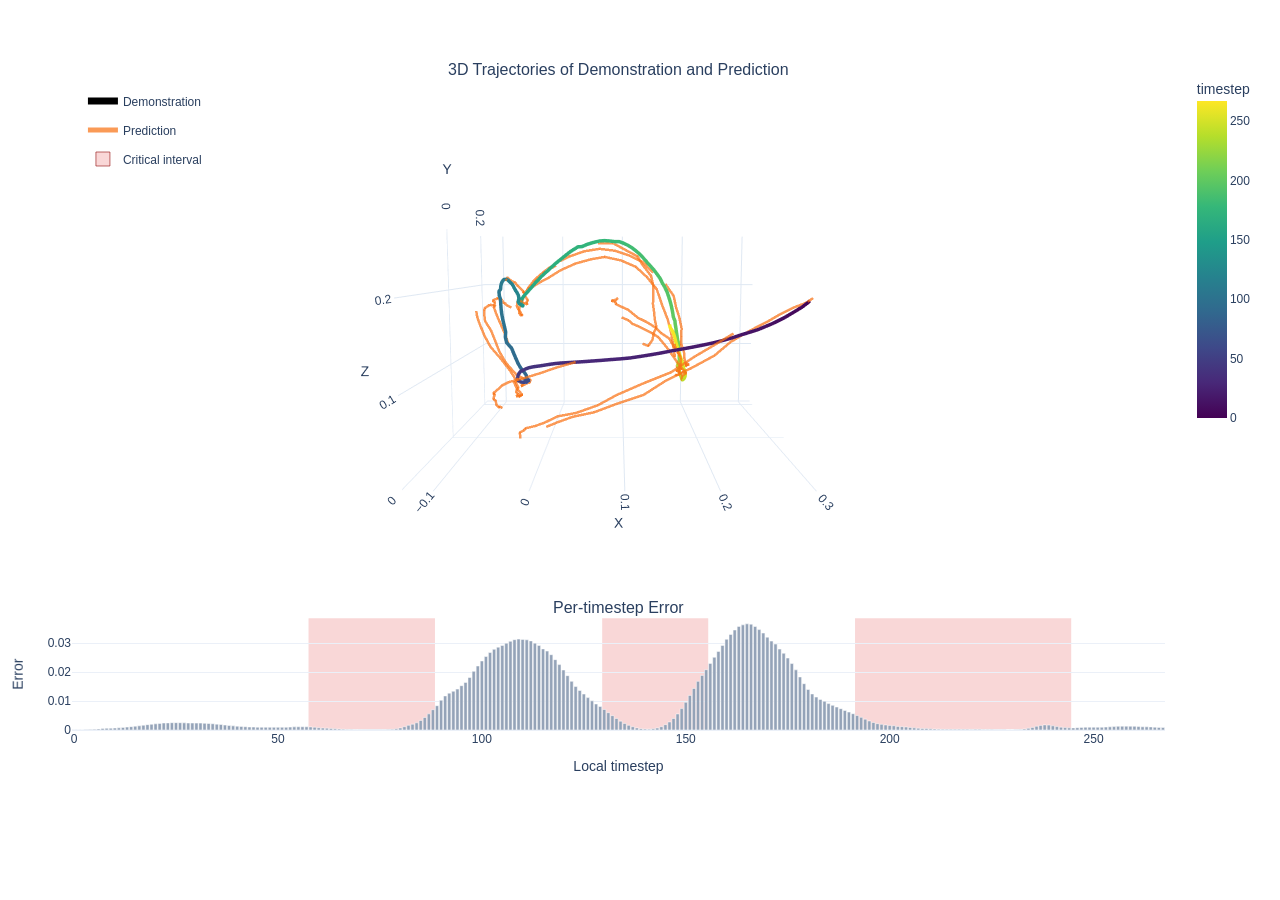
<file: static/html/vis_traj_error.html>
<html>
<head><meta charset="utf-8" /></head>
<body>
    <div>                        <script type="text/javascript">window.PlotlyConfig = {MathJaxConfig: 'local'};</script>
        <script charset="utf-8" src="https://cdn.plot.ly/plotly-2.35.2.min.js"></script>                <div id="trajectory-error-plot" class="plotly-graph-div" style="height:780px; width:100%;"></div>            <script type="text/javascript">                                    window.PLOTLYENV=window.PLOTLYENV || {};                                    if (document.getElementById("trajectory-error-plot")) {                    Plotly.newPlot(                        "trajectory-error-plot",                        [{"customdata":[[0.0,284.0,3.679587052829447e-06],[1.0,285.0,4.817732587980572e-06],[2.0,286.0,2.195970773755107e-05],[3.0,287.0,6.126008520368487e-05],[4.0,288.0,0.00013128187856636941],[5.0,289.0,0.0002347449044464156],[6.0,290.0,0.00037044688360765576],[7.0,291.0,0.0005607715575024486],[8.0,292.0,0.0005941488780081272],[9.0,293.0,0.0006256882916204631],[10.0,294.0,0.0006652774172835052],[11.0,295.0,0.0007554204203188419],[12.0,296.0,0.0008994222735054791],[13.0,297.0,0.0009950880194082856],[14.0,298.0,0.0011493915226310492],[15.0,299.0,0.0013178505469113588],[16.0,300.0,0.0014470198657363653],[17.0,301.0,0.0016497342148795724],[18.0,302.0,0.0018463225569576025],[19.0,303.0,0.001972974743694067],[20.0,304.0,0.0021255360916256905],[21.0,305.0,0.002273418242111802],[22.0,306.0,0.002406246494501829],[23.0,307.0,0.002444150624796748],[24.0,308.0,0.0025238115340471268],[25.0,309.0,0.0025449725799262524],[26.0,310.0,0.002518907655030489],[27.0,311.0,0.002469714032486081],[28.0,312.0,0.0024064036551862955],[29.0,313.0,0.0024073366075754166],[30.0,314.0,0.0023814705200493336],[31.0,315.0,0.002375906566157937],[32.0,316.0,0.0023009437136352062],[33.0,317.0,0.0022334386594593525],[34.0,318.0,0.002153692301362753],[35.0,319.0,0.0020242456812411547],[36.0,320.0,0.001903073862195015],[37.0,321.0,0.0016979256179183722],[38.0,322.0,0.0015414890367537737],[39.0,323.0,0.0014279145980253816],[40.0,324.0,0.0013147688005119562],[41.0,325.0,0.0012320957612246275],[42.0,326.0,0.001135184895247221],[43.0,327.0,0.0010374621488153934],[44.0,328.0,0.00100878591183573],[45.0,329.0,0.000966800085734576],[46.0,330.0,0.0009502054308541119],[47.0,331.0,0.0009466095943935215],[48.0,332.0,0.0009286213899031281],[49.0,333.0,0.0009286766871809959],[50.0,334.0,0.0009297834476456046],[51.0,335.0,0.0009316288051195443],[52.0,336.0,0.0009413327788934112],[53.0,337.0,0.0009949116501957178],[54.0,338.0,0.0010808514198288321],[55.0,339.0,0.001112454803660512],[56.0,340.0,0.001111564808525145],[57.0,341.0,0.0011082231067121029],[58.0,342.0,0.0010649599134922028],[59.0,343.0,0.0009492584504187107],[60.0,344.0,0.0007887805695645511],[61.0,345.0,0.0006781441043131053],[62.0,346.0,0.0006366731249727309],[63.0,347.0,0.0005397010245360434],[64.0,348.0,0.0004148354346398264],[65.0,349.0,0.0003321909171063453],[66.0,350.0,0.00025291478959843516],[67.0,351.0,0.00019780642469413579],[68.0,352.0,0.00016049444093368948],[69.0,353.0,0.00012438085104804486],[70.0,354.0,9.620990749681368e-05],[71.0,355.0,8.482221892336383e-05],[72.0,356.0,6.660423969151452e-05],[73.0,357.0,6.304328417172655e-05],[74.0,358.0,6.720476085320115e-05],[75.0,359.0,7.532360905315727e-05],[76.0,360.0,9.483336179982871e-05],[77.0,361.0,0.00014469239977188408],[78.0,362.0,0.00021843367721885443],[79.0,363.0,0.0003992742276750505],[80.0,364.0,0.0007161685498431325],[81.0,365.0,0.0011354334419593215],[82.0,366.0,0.0016201719408854842],[83.0,367.0,0.001997982617467642],[84.0,368.0,0.0024906329344958067],[85.0,369.0,0.003295719623565674],[86.0,370.0,0.004322120454162359],[87.0,371.0,0.0055679683573544025],[88.0,372.0,0.0070131197571754456],[89.0,373.0,0.00838634092360735],[90.0,374.0,0.010271674953401089],[91.0,375.0,0.011756017804145813],[92.0,376.0,0.012716908939182758],[93.0,377.0,0.013369904831051826],[94.0,378.0,0.014116930775344372],[95.0,379.0,0.015290969982743263],[96.0,380.0,0.016419414430856705],[97.0,381.0,0.018104810267686844],[98.0,382.0,0.02022954262793064],[99.0,383.0,0.022087955847382545],[100.0,384.0,0.023815300315618515],[101.0,385.0,0.025351742282509804],[102.0,386.0,0.02673148177564144],[103.0,387.0,0.027842234820127487],[104.0,388.0,0.028587499633431435],[105.0,389.0,0.029165539890527725],[106.0,390.0,0.02995302341878414],[107.0,391.0,0.030600210651755333],[108.0,392.0,0.031160598620772362],[109.0,393.0,0.03136733919382095],[110.0,394.0,0.03125916048884392],[111.0,395.0,0.03112117014825344],[112.0,396.0,0.03075091540813446],[113.0,397.0,0.029971733689308167],[114.0,398.0,0.029189923778176308],[115.0,399.0,0.02797730267047882],[116.0,400.0,0.027228767052292824],[117.0,401.0,0.025983687490224838],[118.0,402.0,0.024282928556203842],[119.0,403.0,0.02256380394101143],[120.0,404.0,0.020711984485387802],[121.0,405.0,0.018753040581941605],[122.0,406.0,0.016786228865385056],[123.0,407.0,0.01499661523848772],[124.0,408.0,0.013621811755001545],[125.0,409.0,0.012401076033711433],[126.0,410.0,0.011174703948199749],[127.0,411.0,0.010054388083517551],[128.0,412.0,0.008980201557278633],[129.0,413.0,0.00809894222766161],[130.0,414.0,0.007071217056363821],[131.0,415.0,0.005981126334518194],[132.0,416.0,0.004954802803695202],[133.0,417.0,0.00396690983325243],[134.0,418.0,0.0030616314616054296],[135.0,419.0,0.002263772999867797],[136.0,420.0,0.001608972786925733],[137.0,421.0,0.001126945368014276],[138.0,422.0,0.0007274563540704548],[139.0,423.0,0.00046414154348894954],[140.0,424.0,0.0003087094519287348],[141.0,425.0,0.0002884258865378797],[142.0,426.0,0.0004100103978998959],[143.0,427.0,0.0006848450284451246],[144.0,428.0,0.0011395649053156376],[145.0,429.0,0.0018526178319007158],[146.0,430.0,0.0027791422326117754],[147.0,431.0,0.003974578343331814],[148.0,432.0,0.005545787047594786],[149.0,433.0,0.007379506714642048],[150.0,434.0,0.00955979060381651],[151.0,435.0,0.011932323686778545],[152.0,436.0,0.014332582242786884],[153.0,437.0,0.016783233731985092],[154.0,438.0,0.01883234642446041],[155.0,439.0,0.020807620137929916],[156.0,440.0,0.022985262796282768],[157.0,441.0,0.02509886957705021],[158.0,442.0,0.02712630107998848],[159.0,443.0,0.029187535867094994],[160.0,444.0,0.03129510581493378],[161.0,445.0,0.032968562096357346],[162.0,446.0,0.03450971469283104],[163.0,447.0,0.035751961171627045],[164.0,448.0,0.036275457590818405],[165.0,449.0,0.03662421926856041],[166.0,450.0,0.03652079030871391],[167.0,451.0,0.03571636229753494],[168.0,452.0,0.03464629873633385],[169.0,453.0,0.03345116227865219],[170.0,454.0,0.032037608325481415],[171.0,455.0,0.030677225440740585],[172.0,456.0,0.02965327724814415],[173.0,457.0,0.027923379093408585],[174.0,458.0,0.026476949453353882],[175.0,459.0,0.024825094267725945],[176.0,460.0,0.022926224395632744],[177.0,461.0,0.020755745470523834],[178.0,462.0,0.018303299322724342],[179.0,463.0,0.015980016440153122],[180.0,464.0,0.013978208415210247],[181.0,465.0,0.012441559694707394],[182.0,466.0,0.011362025514245033],[183.0,467.0,0.010516771115362644],[184.0,468.0,0.009917191229760647],[185.0,469.0,0.009111103601753712],[186.0,470.0,0.008500342257320881],[187.0,471.0,0.007929305545985699],[188.0,472.0,0.007366284728050232],[189.0,473.0,0.006739660166203976],[190.0,474.0,0.006180427968502045],[191.0,475.0,0.0056270090863108635],[192.0,476.0,0.004986161831766367],[193.0,477.0,0.004359033890068531],[194.0,478.0,0.0037406336050480604],[195.0,479.0,0.003121898975223303],[196.0,480.0,0.0025860497262328863],[197.0,481.0,0.0021847907919436693],[198.0,482.0,0.001951797865331173],[199.0,483.0,0.00174463982693851],[200.0,484.0,0.0015944677870720625],[201.0,485.0,0.0014723524218425155],[202.0,486.0,0.0012413960648700595],[203.0,487.0,0.001157680177129805],[204.0,488.0,0.0010292918886989355],[205.0,489.0,0.0008735955925658345],[206.0,490.0,0.0007452450226992369],[207.0,491.0,0.0006127103115431964],[208.0,492.0,0.000536409963387996],[209.0,493.0,0.0004924542154185474],[210.0,494.0,0.0003917772264685482],[211.0,495.0,0.00034232932375743985],[212.0,496.0,0.0002956148236989975],[213.0,497.0,0.00024249513808172196],[214.0,498.0,0.00023031883756630123],[215.0,499.0,0.00022616104979533702],[216.0,500.0,0.00022248935420066118],[217.0,501.0,0.0002565240138210356],[218.0,502.0,0.00021882406144868582],[219.0,503.0,0.00022912533313501626],[220.0,504.0,0.00021034239034634084],[221.0,505.0,0.00023300526663661003],[222.0,506.0,0.00023436988703906536],[223.0,507.0,0.00016574395704083145],[224.0,508.0,0.00018551971879787743],[225.0,509.0,0.00013675760419573635],[226.0,510.0,9.08547081053257e-05],[227.0,511.0,8.673094271216542e-05],[228.0,512.0,5.405206320574507e-05],[229.0,513.0,3.4091295674443245e-05],[230.0,514.0,2.145932194252964e-05],[231.0,515.0,6.45220497972332e-05],[232.0,516.0,0.00018324743723496795],[233.0,517.0,0.00033787795109674335],[234.0,518.0,0.0005765174282714725],[235.0,519.0,0.000890620518475771],[236.0,520.0,0.0012793790083378553],[237.0,521.0,0.0015917714918032289],[238.0,522.0,0.0017644327599555254],[239.0,523.0,0.0016858583549037576],[240.0,524.0,0.0014366775285452604],[241.0,525.0,0.0011778564658015966],[242.0,526.0,0.0009694562177173793],[243.0,527.0,0.0008302326314151287],[244.0,528.0,0.0007391623221337795],[245.0,529.0,0.0007263458101078868],[246.0,530.0,0.0008038433152250946],[247.0,531.0,0.0009038983844220638],[248.0,532.0,0.0009572013514116406],[249.0,533.0,0.0009684207616373897],[250.0,534.0,0.0009496028651483357],[251.0,535.0,0.0009495877893641591],[252.0,536.0,0.0009451647056266665],[253.0,537.0,0.0010042829671874642],[254.0,538.0,0.0010992219904437661],[255.0,539.0,0.0011733034625649452],[256.0,540.0,0.0012726417044177651],[257.0,541.0,0.0013174144551157951],[258.0,542.0,0.0013201823458075523],[259.0,543.0,0.0012978877639397979],[260.0,544.0,0.0012675307225435972],[261.0,545.0,0.001180595951154828],[262.0,546.0,0.0011026302818208933],[263.0,547.0,0.0010967437410727143],[264.0,548.0,0.0010635880753397942],[265.0,549.0,0.0009681031224317849],[266.0,550.0,0.0009043276077136397],[267.0,551.0,0.0008366821566596627]],"hovertemplate":"t=%{customdata[0]}\u003cbr\u003eerror=%{customdata[2]:.6f}\u003cbr\u003ex=%{x:.4f}\u003cbr\u003ey=%{y:.4f}\u003cbr\u003ez=%{z:.4f}\u003cextra\u003e\u003c\u002fextra\u003e","line":{"color":[0,1,2,3,4,5,6,7,8,9,10,11,12,13,14,15,16,17,18,19,20,21,22,23,24,25,26,27,28,29,30,31,32,33,34,35,36,37,38,39,40,41,42,43,44,45,46,47,48,49,50,51,52,53,54,55,56,57,58,59,60,61,62,63,64,65,66,67,68,69,70,71,72,73,74,75,76,77,78,79,80,81,82,83,84,85,86,87,88,89,90,91,92,93,94,95,96,97,98,99,100,101,102,103,104,105,106,107,108,109,110,111,112,113,114,115,116,117,118,119,120,121,122,123,124,125,126,127,128,129,130,131,132,133,134,135,136,137,138,139,140,141,142,143,144,145,146,147,148,149,150,151,152,153,154,155,156,157,158,159,160,161,162,163,164,165,166,167,168,169,170,171,172,173,174,175,176,177,178,179,180,181,182,183,184,185,186,187,188,189,190,191,192,193,194,195,196,197,198,199,200,201,202,203,204,205,206,207,208,209,210,211,212,213,214,215,216,217,218,219,220,221,222,223,224,225,226,227,228,229,230,231,232,233,234,235,236,237,238,239,240,241,242,243,244,245,246,247,248,249,250,251,252,253,254,255,256,257,258,259,260,261,262,263,264,265,266,267],"colorbar":{"len":0.55,"title":{"text":"timestep"},"y":0.74},"colorscale":[[0.0,"#440154"],[0.1111111111111111,"#482878"],[0.2222222222222222,"#3e4989"],[0.3333333333333333,"#31688e"],[0.4444444444444444,"#26828e"],[0.5555555555555556,"#1f9e89"],[0.6666666666666666,"#35b779"],[0.7777777777777778,"#6ece58"],[0.8888888888888888,"#b5de2b"],[1.0,"#fde725"]],"width":7},"mode":"lines","name":"Demonstration","x":[0.302745521068573,0.30109602212905884,0.2990722060203552,0.29638946056365967,0.2932755947113037,0.28932785987854004,0.28502944111824036,0.28049325942993164,0.2752906084060669,0.26972663402557373,0.26316478848457336,0.2561771273612976,0.2488671839237213,0.24065525829792023,0.23157678544521332,0.22236256301403046,0.2128652185201645,0.20254471898078918,0.19187812507152557,0.18066425621509552,0.16987024247646332,0.15898531675338745,0.14816780388355255,0.13728809356689453,0.12660913169384003,0.11580649763345718,0.10522007942199707,0.094606414437294,0.0849381759762764,0.07542383670806885,0.06569816172122955,0.05604494735598564,0.046693071722984314,0.03836232051253319,0.030155660584568977,0.022620348259806633,0.015647156164050102,0.009122733026742935,0.0032427627593278885,-0.0021898660343140364,-0.007457002531737089,-0.012314487248659134,-0.01639736443758011,-0.02036978118121624,-0.024983644485473633,-0.027420608326792717,-0.029513223096728325,-0.03135036304593086,-0.03254144638776779,-0.0340140275657177,-0.034841232001781464,-0.03569149598479271,-0.033269450068473816,-0.03313177078962326,-0.03435897082090378,-0.033161599189043045,-0.03174537420272827,-0.03098195604979992,-0.030518947169184685,-0.029975607991218567,-0.02918688766658306,-0.028612058609724045,-0.02821730263531208,-0.02706233784556389,-0.024896740913391113,-0.02797151543200016,-0.029422102496027946,-0.03028944693505764,-0.030790917575359344,-0.03159414976835251,-0.032124996185302734,-0.03215673565864563,-0.03261205181479454,-0.03278278186917305,-0.03313612937927246,-0.0329655222594738,-0.03219747170805931,-0.029907697811722755,-0.029168426990509033,-0.028909994289278984,-0.028423979878425598,-0.029073314741253853,-0.029073012992739677,-0.02865605242550373,-0.028544006869196892,-0.028944579884409904,-0.030602561309933662,-0.031431280076503754,-0.03211784362792969,-0.034564364701509476,-0.03793483227491379,-0.04129011929035187,-0.04447789862751961,-0.04762214049696922,-0.050937190651893616,-0.054549090564250946,-0.06202947348356247,-0.06461072713136673,-0.06501979380846024,-0.06769675761461258,-0.07044032216072083,-0.07289310544729233,-0.07483412325382233,-0.07635475695133209,-0.07784592360258102,-0.0807943344116211,-0.08235123008489609,-0.08126398175954819,-0.082133948802948,-0.08232864737510681,-0.08210689574480057,-0.08160120248794556,-0.08106211572885513,-0.08027630299329758,-0.07912777364253998,-0.08009705692529678,-0.07835841178894043,-0.07644207775592804,-0.07523942738771439,-0.07347927242517471,-0.07206981629133224,-0.07035969942808151,-0.06852707266807556,-0.06729140877723694,-0.06695064157247543,-0.0669999048113823,-0.06731940805912018,-0.06769230216741562,-0.06879764795303345,-0.06890274584293365,-0.06874684244394302,-0.06864563375711441,-0.06825210899114609,-0.06772125512361526,-0.0668174996972084,-0.06541116535663605,-0.06500846892595291,-0.06464160978794098,-0.06439024209976196,-0.063777856528759,-0.06324612349271774,-0.06303849071264267,-0.0630691647529602,-0.06306197494268417,-0.06290558725595474,-0.06331381946802139,-0.06385613232851028,-0.06437686830759048,-0.06464093923568726,-0.06507041305303574,-0.0654178187251091,-0.06575512140989304,-0.0660475417971611,-0.0658060610294342,-0.06530165672302246,-0.06539526581764221,-0.06440076977014542,-0.06274611502885818,-0.06027546897530556,-0.056844037026166916,-0.05272331088781357,-0.04799817502498627,-0.0406934916973114,-0.03527909517288208,-0.03179457411170006,-0.02541685663163662,-0.01898016408085823,-0.01248878613114357,-0.005425767507404089,0.00221823388710618,0.009052821435034275,0.01618463546037674,0.028497939929366112,0.03470306470990181,0.042290639132261276,0.04949214681982994,0.0568355955183506,0.06355588138103485,0.07092476636171341,0.07900241017341614,0.08679679781198502,0.09470754116773605,0.10133548825979233,0.10800088942050934,0.11469260603189468,0.12123500555753708,0.1280384212732315,0.1345299482345581,0.14078077673912048,0.14916400611400604,0.15456201136112213,0.15989811718463898,0.16352272033691406,0.16798444092273712,0.17136870324611664,0.17380858957767487,0.17597129940986633,0.17793497443199158,0.17939181625843048,0.1807495355606079,0.18166811764240265,0.18425127863883972,0.1846708357334137,0.18553000688552856,0.1862882375717163,0.1869908720254898,0.18775703012943268,0.18835468590259552,0.18918141722679138,0.18993479013442993,0.19012804329395294,0.19043099880218506,0.1905185431241989,0.1906983107328415,0.19134370982646942,0.19141270220279694,0.19169525802135468,0.19181308150291443,0.19191214442253113,0.1932925581932068,0.19374233484268188,0.19327989220619202,0.1930522620677948,0.19301320612430573,0.19239939749240875,0.19154492020606995,0.1912326067686081,0.19106045365333557,0.19079309701919556,0.1902184784412384,0.19002138078212738,0.19030897319316864,0.19020295143127441,0.18930310010910034,0.18871356546878815,0.18915461003780365,0.19014351069927216,0.1916723996400833,0.1932366043329239,0.19461692869663239,0.19468826055526733,0.19521304965019226,0.19642756879329681,0.19736544787883759,0.19803589582443237,0.19823355972766876,0.19806987047195435,0.19760026037693024,0.19703002274036407,0.19598205387592316,0.1942264884710312,0.19286158680915833,0.19181004166603088,0.19042010605335236,0.18888352811336517,0.187113419175148,0.1853807270526886,0.1835901290178299,0.18177780508995056,0.18039503693580627,0.17785178124904633,0.17588002979755402,0.17419669032096863,0.17245429754257202,0.1705077886581421,0.167929545044899,0.16422897577285767,0.16236542165279388],"y":[-0.1458093523979187,-0.14758315682411194,-0.14944669604301453,-0.15154528617858887,-0.15381565690040588,-0.15614113211631775,-0.15834887325763702,-0.1604790836572647,-0.16301320493221283,-0.16560973227024078,-0.16840332746505737,-0.17084382474422455,-0.17301754653453827,-0.17518025636672974,-0.17734119296073914,-0.1789456009864807,-0.1808014214038849,-0.182221919298172,-0.18375705182552338,-0.18444842100143433,-0.18470720946788788,-0.18468160927295685,-0.18414774537086487,-0.18315860629081726,-0.18207570910453796,-0.18038968741893768,-0.17801865935325623,-0.17495101690292358,-0.17155201733112335,-0.16792210936546326,-0.16396068036556244,-0.15979383885860443,-0.1550721973180771,-0.14998933672904968,-0.14439056813716888,-0.13886244595050812,-0.13315615057945251,-0.1274944692850113,-0.12163475900888443,-0.11549537628889084,-0.10950841009616852,-0.10306290537118912,-0.09675406664609909,-0.09095654636621475,-0.0848604142665863,-0.07869844883680344,-0.0724208801984787,-0.0665866956114769,-0.06096336245536804,-0.05556620657444,-0.050309255719184875,-0.04531935602426529,-0.04045296460390091,-0.03601952642202377,-0.032395049929618835,-0.028643494471907616,-0.02522391453385353,-0.02183140441775322,-0.01874845288693905,-0.015971632674336433,-0.013340919278562069,-0.011441991664469242,-0.009250151924788952,-0.007884681224822998,-0.007340020965784788,-0.005453031975775957,-0.004717263393104076,-0.003943347372114658,-0.0030022477731108665,-0.0022851398680359125,-0.00157556077465415,-0.0009206291288137436,-0.0024222643114626408,-0.0012918098364025354,-0.0008736691088415682,-0.00033936183899641037,5.478487764776219e-06,-6.15476819803007e-05,0.0006122182821854949,0.0007375131826847792,0.0011567624751478434,0.0011296715820208192,0.0015542700421065092,0.0018533430993556976,0.0021714481990784407,0.002763168653473258,0.003999118693172932,0.004845528397709131,0.0052664862014353275,0.0067223599180579185,0.008579468354582787,0.01092395931482315,0.013513828627765179,0.016375916078686714,0.0197369996458292,0.02354404889047146,0.029099667444825172,0.03373933956027031,0.039014168083667755,0.04416218400001526,0.049365583807229996,0.05492483079433441,0.060770433396101,0.06669089198112488,0.07310871034860611,0.08021023124456406,0.08626186102628708,0.09351396560668945,0.09968513995409012,0.10560207068920135,0.11144671589136124,0.11683614552021027,0.12254121899604797,0.12789563834667206,0.13333465158939362,0.1370609998703003,0.14189495146274567,0.1469627320766449,0.1520305573940277,0.15585198998451233,0.15927723050117493,0.16243809461593628,0.16516098380088806,0.1676742285490036,0.1696312576532364,0.17153555154800415,0.17049717903137207,0.17159941792488098,0.17527279257774353,0.17629386484622955,0.17710994184017181,0.1777803748846054,0.17819222807884216,0.17880506813526154,0.17954795062541962,0.17920222878456116,0.18075308203697205,0.18439123034477234,0.18508338928222656,0.18543164432048798,0.18583668768405914,0.1860947608947754,0.18632546067237854,0.18634596467018127,0.18512862920761108,0.18600180745124817,0.1866067349910736,0.18682658672332764,0.18674679100513458,0.18655097484588623,0.1840919554233551,0.183430477976799,0.182754248380661,0.18193934857845306,0.18119817972183228,0.18036746978759766,0.18045035004615784,0.17999684810638428,0.17971451580524445,0.17978602647781372,0.17988215386867523,0.17994807660579681,0.17543703317642212,0.17658598721027374,0.178107351064682,0.178406223654747,0.17869530618190765,0.17908361554145813,0.17967866361141205,0.17977498471736908,0.17991845309734344,0.17968207597732544,0.17707407474517822,0.1792989820241928,0.17812009155750275,0.17788684368133545,0.177808478474617,0.17737092077732086,0.17679576575756073,0.17617355287075043,0.17553719878196716,0.17283904552459717,0.1718299835920334,0.1710430383682251,0.17029383778572083,0.17011263966560364,0.17020045220851898,0.17019124329090118,0.16985096037387848,0.16976547241210938,0.16906647384166718,0.1684679090976715,0.16799739003181458,0.1678415685892105,0.16762520372867584,0.16757117211818695,0.16741925477981567,0.16735336184501648,0.16742581129074097,0.16746990382671356,0.16725938022136688,0.16686250269412994,0.16592848300933838,0.16593120992183685,0.1659356951713562,0.1658628135919571,0.16568687558174133,0.1657087504863739,0.16538594663143158,0.1658782660961151,0.16486361622810364,0.16448673605918884,0.1643189787864685,0.16385307908058167,0.16325625777244568,0.16290758550167084,0.16211898624897003,0.16088414192199707,0.1599232405424118,0.16095829010009766,0.15850511193275452,0.157684326171875,0.15805362164974213,0.15720225870609283,0.15768370032310486,0.15767978131771088,0.15777276456356049,0.15790604054927826,0.15766717493534088,0.15905581414699554,0.15805229544639587,0.15789620578289032,0.15733270347118378,0.15676549077033997,0.15614326298236847,0.15525934100151062,0.15386562049388885,0.15230979025363922,0.1502821147441864,0.14799514412879944,0.146338552236557,0.14454704523086548,0.14277523756027222,0.14083732664585114,0.13850419223308563,0.1356983780860901,0.1326490342617035,0.12928353250026703,0.12557914853096008,0.12021279335021973,0.11616569012403488,0.11193659901618958,0.10667991638183594,0.10195484012365341,0.09702876955270767,0.09184202551841736,0.08618320524692535,0.08057770133018494,0.07457303255796432,0.06869728863239288,0.06180742010474205,0.05470412224531174,0.047279227524995804,0.03989216685295105,0.032337039709091187,0.02470383048057556,0.01750015653669834,0.010116778314113617],"z":[0.19402433931827545,0.19282034039497375,0.19175446033477783,0.1903655230998993,0.18852604925632477,0.18653906881809235,0.18437999486923218,0.18215586245059967,0.1796446442604065,0.17697001993656158,0.17431838810443878,0.17135125398635864,0.16866666078567505,0.16565580666065216,0.1630658209323883,0.16049891710281372,0.15761041641235352,0.15493205189704895,0.15245142579078674,0.15016846358776093,0.14807434380054474,0.14606912434101105,0.1440298855304718,0.14170508086681366,0.13967761397361755,0.13765749335289001,0.13570614159107208,0.13425080478191376,0.1330132782459259,0.13162416219711304,0.1303292065858841,0.12894687056541443,0.12761956453323364,0.12632647156715393,0.12499206513166428,0.12346768379211426,0.1216389462351799,0.11976655572652817,0.11792805790901184,0.1163157969713211,0.11461006104946136,0.11266627162694931,0.11043056100606918,0.10786357522010803,0.10501545667648315,0.10237310826778412,0.09955980628728867,0.09670621901750565,0.09375809133052826,0.09107893705368042,0.08843721449375153,0.08622784167528152,0.08497529476881027,0.08393019437789917,0.08241889625787735,0.08114226907491684,0.08024463057518005,0.07953161746263504,0.07915123552083969,0.0786944106221199,0.07800384610891342,0.07786045223474503,0.07883786410093307,0.07957425713539124,0.07961934804916382,0.07916072010993958,0.07905439287424088,0.07927386462688446,0.07947704195976257,0.0791875422000885,0.07900463044643402,0.07927296310663223,0.07866565138101578,0.0792355015873909,0.07889004796743393,0.07925465703010559,0.07793498784303665,0.07762696593999863,0.07844655215740204,0.0775410532951355,0.07833255082368851,0.07820639759302139,0.0782291442155838,0.07795462757349014,0.07789041101932526,0.07807311415672302,0.07863029837608337,0.08072374761104584,0.08416806906461716,0.0873747393488884,0.09068550914525986,0.0947677493095398,0.09967721253633499,0.10553397238254547,0.11183934658765793,0.1189461424946785,0.12547078728675842,0.13289517164230347,0.1397632211446762,0.14745214581489563,0.15502318739891052,0.1627202033996582,0.17008866369724274,0.17682039737701416,0.18324926495552063,0.1885896772146225,0.1944301873445511,0.19724902510643005,0.20143821835517883,0.20499925315380096,0.20792153477668762,0.2098318189382553,0.21094219386577606,0.2111293077468872,0.21076494455337524,0.2114848494529724,0.20904065668582916,0.206069678068161,0.20434202253818512,0.2007448673248291,0.19639356434345245,0.19213441014289856,0.1883915811777115,0.18490815162658691,0.18171072006225586,0.1789819896221161,0.17828509211540222,0.1766398698091507,0.17403796315193176,0.1732005774974823,0.17258860170841217,0.17221984267234802,0.17149247229099274,0.17048926651477814,0.1692945659160614,0.16945712268352509,0.16880986094474792,0.16764116287231445,0.16715244948863983,0.16654175519943237,0.16611875593662262,0.16616156697273254,0.16633202135562897,0.16684627532958984,0.16761033236980438,0.16769526898860931,0.1677844524383545,0.16769975423812866,0.16686218976974487,0.1665198802947998,0.16721828281879425,0.1675889641046524,0.16876013576984406,0.17005087435245514,0.17201565206050873,0.17474186420440674,0.17628072202205658,0.17927034199237823,0.18266178667545319,0.18676260113716125,0.1912313997745514,0.19643113017082214,0.2043468952178955,0.20966105163097382,0.214041069149971,0.21971894800662994,0.22546498477458954,0.23139236867427826,0.23751793801784515,0.243521586060524,0.24906107783317566,0.25450804829597473,0.26192477345466614,0.2622740566730499,0.26547929644584656,0.26780280470848083,0.2697592079639435,0.27116236090660095,0.2716890573501587,0.2711058557033539,0.27012333273887634,0.2698768973350525,0.26746609807014465,0.26431211829185486,0.2602677643299103,0.2552725672721863,0.24938058853149414,0.24233518540859222,0.23505891859531403,0.22611461579799652,0.21909935772418976,0.21162942051887512,0.20430035889148712,0.19685029983520508,0.18944014608860016,0.18236862123012543,0.17582157254219055,0.16894008219242096,0.16252784430980682,0.1558239609003067,0.14973291754722595,0.14327296614646912,0.1383943110704422,0.13369528949260712,0.12891431152820587,0.12419597059488297,0.11954023689031601,0.11511576175689697,0.11113744974136353,0.10746598243713379,0.10340753197669983,0.09995058923959732,0.09684077650308609,0.09341005980968475,0.08997480571269989,0.08594948053359985,0.0813368484377861,0.07601939886808395,0.07518240064382553,0.07740727812051773,0.07597840577363968,0.07673536241054535,0.07771555334329605,0.07671383023262024,0.07823215425014496,0.07795239239931107,0.07782436162233353,0.07831349223852158,0.07824418693780899,0.07712902128696442,0.07778903841972351,0.07804633677005768,0.07774151116609573,0.0767216607928276,0.07420090585947037,0.07032692432403564,0.0654226541519165,0.060543354600667953,0.05617830529808998,0.05179807171225548,0.05116962268948555,0.05132387951016426,0.05272581800818443,0.05456840619444847,0.05679871141910553,0.05911802873015404,0.06174444034695625,0.064705491065979,0.06784305721521378,0.07101411372423172,0.07368031144142151,0.07679131627082825,0.08128685504198074,0.08516350388526917,0.08906891942024231,0.09304668754339218,0.09745823591947556,0.10213424265384674,0.10701802372932434,0.11115102469921112,0.11675569415092468,0.12186630070209503,0.12682059407234192,0.13181433081626892,0.13673360645771027,0.14211905002593994,0.14777079224586487,0.15294955670833588],"type":"scatter3d","scene":"scene"},{"hovertemplate":"prediction from t=%{meta}\u003cbr\u003ex=%{x:.4f}\u003cbr\u003ey=%{y:.4f}\u003cbr\u003ez=%{z:.4f}\u003cextra\u003e\u003c\u002fextra\u003e","legendgroup":"prediction","line":{"color":"#f97316","width":5},"meta":0,"mode":"lines","name":"Prediction","opacity":0.72,"showlegend":true,"x":[0.306007444858551,0.29674679040908813,0.28295254707336426,0.2683515250682831,0.2548351287841797,0.23413574695587158,0.21350140869617462,0.1968623697757721,0.17269860208034515,0.14491918683052063,0.12125340104103088,0.08960635960102081,0.06599856913089752,0.04086798429489136,0.021691977977752686,0.0063412487506866455],"y":[-0.14752982556819916,-0.14986003935337067,-0.15402951836585999,-0.15613940358161926,-0.1579935997724533,-0.16114071011543274,-0.1649680733680725,-0.16321319341659546,-0.16477909684181213,-0.16122089326381683,-0.15409612655639648,-0.15039171278476715,-0.14410258829593658,-0.1276921033859253,-0.1153799444437027,-0.09653671830892563],"z":[0.19717667996883392,0.19171354174613953,0.18723076581954956,0.18032239377498627,0.17269358038902283,0.16255590319633484,0.15105333924293518,0.1361473649740219,0.1231314167380333,0.10836382955312729,0.09114325791597366,0.07947485148906708,0.06901668012142181,0.059741705656051636,0.04995398223400116,0.03941845893859863],"type":"scatter3d","scene":"scene"},{"hovertemplate":"prediction from t=%{meta}\u003cbr\u003ex=%{x:.4f}\u003cbr\u003ey=%{y:.4f}\u003cbr\u003ez=%{z:.4f}\u003cextra\u003e\u003c\u002fextra\u003e","legendgroup":"prediction","line":{"color":"#f97316","width":5},"meta":16,"mode":"lines","name":"Prediction","opacity":0.72,"showlegend":false,"x":[0.21256157755851746,0.1921476423740387,0.171627476811409,0.14810247719287872,0.11939311027526855,0.09162455797195435,0.07104887068271637,0.046697139739990234,0.025478214025497437,0.008554801344871521,-0.004354149103164673,-0.018005356192588806,-0.022862568497657776,-0.029917627573013306,-0.03263549506664276,-0.03522184491157532],"y":[-0.18541572988033295,-0.18611179292201996,-0.1872335821390152,-0.1874953657388687,-0.1858019083738327,-0.17900048196315765,-0.16941750049591064,-0.15665361285209656,-0.1486952304840088,-0.13078181445598602,-0.11362238228321075,-0.10002356767654419,-0.08107955008745193,-0.06910092383623123,-0.05106276273727417,-0.03237718343734741],"z":[0.16251154243946075,0.15005813539028168,0.13811075687408447,0.12213854491710663,0.11008958518505096,0.09630699455738068,0.08288556337356567,0.07132287323474884,0.06552844494581223,0.053557269275188446,0.045194901525974274,0.038664281368255615,0.030911967158317566,0.024873480200767517,0.015260130167007446,0.006749704480171204],"type":"scatter3d","scene":"scene"},{"hovertemplate":"prediction from t=%{meta}\u003cbr\u003ex=%{x:.4f}\u003cbr\u003ey=%{y:.4f}\u003cbr\u003ez=%{z:.4f}\u003cextra\u003e\u003c\u002fextra\u003e","legendgroup":"prediction","line":{"color":"#f97316","width":5},"meta":32,"mode":"lines","name":"Prediction","opacity":0.72,"showlegend":false,"x":[0.046663373708724976,0.024009279906749725,0.004840325564146042,-0.017506174743175507,-0.03751567751169205,-0.04895727336406708,-0.059680476784706116,-0.06671474128961563,-0.06827689707279205,-0.07200867682695389,-0.07642407715320587,-0.07471491396427155,-0.07561076432466507,-0.07304651290178299,-0.07190024852752686,-0.06913342326879501],"y":[-0.1570499837398529,-0.1435336321592331,-0.12954731285572052,-0.1120021790266037,-0.09411954879760742,-0.07888860255479813,-0.06116997450590134,-0.04723009467124939,-0.02932506799697876,-0.015589356422424316,0.0002444237470626831,0.007230982184410095,0.015235945582389832,0.01882919669151306,0.019763916730880737,0.025266006588935852],"z":[0.1279740333557129,0.11959580332040787,0.11101275682449341,0.10165523737668991,0.09391666948795319,0.08666159957647324,0.07633118331432343,0.07024625688791275,0.06498736143112183,0.059650227427482605,0.05220898240804672,0.04832005500793457,0.04055604338645935,0.03612750023603439,0.03746730834245682,0.033706121146678925],"type":"scatter3d","scene":"scene"},{"hovertemplate":"prediction from t=%{meta}\u003cbr\u003ex=%{x:.4f}\u003cbr\u003ey=%{y:.4f}\u003cbr\u003ez=%{z:.4f}\u003cextra\u003e\u003c\u002fextra\u003e","legendgroup":"prediction","line":{"color":"#f97316","width":5},"meta":48,"mode":"lines","name":"Prediction","opacity":0.72,"showlegend":false,"x":[-0.03240561485290527,-0.03765123710036278,-0.03661062568426132,-0.041074689477682114,-0.043921492993831635,-0.04216780140995979,-0.04564023017883301,-0.04142184555530548,-0.04335864633321762,-0.04115710034966469,-0.040220875293016434,-0.03740733861923218,-0.03946550935506821,-0.040844276547431946,-0.046207550913095474,-0.05147863179445267],"y":[-0.06226353347301483,-0.04831260070204735,-0.03348413109779358,-0.02126079797744751,-0.007415056228637695,-0.0013566240668296814,0.003409571945667267,0.010027028620243073,0.008700445294380188,0.009630538523197174,0.009147055447101593,0.00650884211063385,0.012128330767154694,0.010403245687484741,0.012772507965564728,0.016779638826847076],"z":[0.09290823340415955,0.08508703112602234,0.07479549944400787,0.06918365508317947,0.06311209499835968,0.0593416653573513,0.05544231832027435,0.053399160504341125,0.05604927986860275,0.054019711911678314,0.05556598678231239,0.05696087330579758,0.05570913106203079,0.0583670474588871,0.0639449805021286,0.07358042150735855],"type":"scatter3d","scene":"scene"},{"hovertemplate":"prediction from t=%{meta}\u003cbr\u003ex=%{x:.4f}\u003cbr\u003ey=%{y:.4f}\u003cbr\u003ez=%{z:.4f}\u003cextra\u003e\u003c\u002fextra\u003e","legendgroup":"prediction","line":{"color":"#f97316","width":5},"meta":64,"mode":"lines","name":"Prediction","opacity":0.72,"showlegend":false,"x":[-0.02335597760975361,-0.024104496464133263,-0.025755448266863823,-0.02570134960114956,-0.030685123056173325,-0.03176943585276604,-0.03817004710435867,-0.03615204617381096,-0.0455985963344574,-0.055452510714530945,-0.06888097524642944,-0.08616866171360016,-0.09718619287014008,-0.10725308954715729,-0.11461151391267776,-0.1192057803273201],"y":[-0.005884162150323391,-0.006317476741969585,-0.0034526202362030745,-0.005350450053811073,-0.003399697132408619,-0.00249643437564373,-0.0022071460261940956,0.002676581498235464,0.0034245620481669903,0.012055713683366776,0.024164069443941116,0.03559356927871704,0.049372073262929916,0.06557738780975342,0.08308184146881104,0.09797950088977814],"z":[0.07842709124088287,0.0790642499923706,0.07812858372926712,0.07600882649421692,0.07463166117668152,0.07352543622255325,0.07024911791086197,0.0719960406422615,0.07755019515752792,0.08975136280059814,0.10279680043458939,0.1190764307975769,0.133064866065979,0.148187518119812,0.15699169039726257,0.16473931074142456],"type":"scatter3d","scene":"scene"},{"hovertemplate":"prediction from t=%{meta}\u003cbr\u003ex=%{x:.4f}\u003cbr\u003ey=%{y:.4f}\u003cbr\u003ez=%{z:.4f}\u003cextra\u003e\u003c\u002fextra\u003e","legendgroup":"prediction","line":{"color":"#f97316","width":5},"meta":80,"mode":"lines","name":"Prediction","opacity":0.72,"showlegend":false,"x":[-0.02522607147693634,-0.03223568946123123,-0.03844404220581055,-0.046699851751327515,-0.06091552600264549,-0.07236069440841675,-0.08079751580953598,-0.08932061493396759,-0.09901705384254456,-0.10372344404459,-0.10658490657806396,-0.1075497716665268,-0.10288099944591522,-0.10101275146007538,-0.09893298894166946,-0.096647247672081],"y":[0.0008369316346943378,0.0037186755798757076,0.008164186030626297,0.010990368202328682,0.016921604052186012,0.02931487374007702,0.04322533309459686,0.05740698054432869,0.06424763798713684,0.08224954456090927,0.0942579060792923,0.10440510511398315,0.11299841850996017,0.11671140044927597,0.12411612272262573,0.13296929001808167],"z":[0.07865340262651443,0.07758517563343048,0.08014186471700668,0.08403932303190231,0.09847413003444672,0.11262457817792892,0.12621527910232544,0.13957872986793518,0.15248465538024902,0.15890514850616455,0.16552042961120605,0.16854314506053925,0.17243781685829163,0.1724562644958496,0.17145588994026184,0.16938841342926025],"type":"scatter3d","scene":"scene"},{"hovertemplate":"prediction from t=%{meta}\u003cbr\u003ex=%{x:.4f}\u003cbr\u003ey=%{y:.4f}\u003cbr\u003ez=%{z:.4f}\u003cextra\u003e\u003c\u002fextra\u003e","legendgroup":"prediction","line":{"color":"#f97316","width":5},"meta":96,"mode":"lines","name":"Prediction","opacity":0.72,"showlegend":false,"x":[-0.05966638773679733,-0.06646454334259033,-0.0747431218624115,-0.08254355192184448,-0.0893055647611618,-0.09006349742412567,-0.09654326736927032,-0.09303350746631622,-0.09276069700717926,-0.09244636446237564,-0.08945302665233612,-0.08834642916917801,-0.08675171434879303,-0.08572940528392792,-0.08502553403377533,-0.07888014614582062],"y":[0.028740746900439262,0.03913364186882973,0.05117641016840935,0.0668099895119667,0.08142101019620895,0.09324559569358826,0.10776107013225555,0.11939603835344315,0.128287211060524,0.13850726187229156,0.14285321533679962,0.15277749300003052,0.15716640651226044,0.16205348074436188,0.16469261050224304,0.16864950954914093],"z":[0.12435715645551682,0.1377270519733429,0.150770366191864,0.16110429167747498,0.1710692048072815,0.17767785489559174,0.17960180342197418,0.18152520060539246,0.1823183298110962,0.1799764633178711,0.17896832525730133,0.1735348403453827,0.1723410040140152,0.1698104441165924,0.1684170961380005,0.16482770442962646],"type":"scatter3d","scene":"scene"},{"hovertemplate":"prediction from t=%{meta}\u003cbr\u003ex=%{x:.4f}\u003cbr\u003ey=%{y:.4f}\u003cbr\u003ez=%{z:.4f}\u003cextra\u003e\u003c\u002fextra\u003e","legendgroup":"prediction","line":{"color":"#f97316","width":5},"meta":112,"mode":"lines","name":"Prediction","opacity":0.72,"showlegend":false,"x":[-0.07958541065454483,-0.07829295843839645,-0.07477912306785583,-0.07122910022735596,-0.06879303604364395,-0.06403036415576935,-0.061985284090042114,-0.06374999135732651,-0.061171695590019226,-0.06177537515759468,-0.05763335898518562,-0.05939214676618576,-0.05926724523305893,-0.06242944300174713,-0.06532736122608185,-0.06669040024280548],"y":[0.12191493064165115,0.13555674254894257,0.1527496874332428,0.16152429580688477,0.1716625988483429,0.18418335914611816,0.1901651918888092,0.195142924785614,0.2011984884738922,0.2034294605255127,0.20522719621658325,0.20313289761543274,0.20820137858390808,0.2028478980064392,0.20313775539398193,0.19996696710586548],"z":[0.2091538906097412,0.21384891867637634,0.2072349190711975,0.20537668466567993,0.19960838556289673,0.19278967380523682,0.1890784651041031,0.18881893157958984,0.18296745419502258,0.1810746043920517,0.17454297840595245,0.17199422419071198,0.16724945604801178,0.16952484846115112,0.16879691183567047,0.1741389036178589],"type":"scatter3d","scene":"scene"},{"hovertemplate":"prediction from t=%{meta}\u003cbr\u003ex=%{x:.4f}\u003cbr\u003ey=%{y:.4f}\u003cbr\u003ez=%{z:.4f}\u003cextra\u003e\u003c\u002fextra\u003e","legendgroup":"prediction","line":{"color":"#f97316","width":5},"meta":128,"mode":"lines","name":"Prediction","opacity":0.72,"showlegend":false,"x":[-0.07051306217908859,-0.07182997465133667,-0.07027864456176758,-0.06753131747245789,-0.06568259745836258,-0.0644419714808464,-0.06440529972314835,-0.06589138507843018,-0.06728611886501312,-0.06896161288022995,-0.06850733608007431,-0.06563006341457367,-0.05855725705623627,-0.04437708854675293,-0.02828439697623253,-0.008115869015455246],"y":[0.1758674532175064,0.17966920137405396,0.1814744919538498,0.1836647093296051,0.18528231978416443,0.18480068445205688,0.1853252649307251,0.18545123934745789,0.18480567634105682,0.18404431641101837,0.18305756151676178,0.1797574907541275,0.18004289269447327,0.18070857226848602,0.18316970765590668,0.1843743622303009],"z":[0.1737559288740158,0.16654343903064728,0.16168542206287384,0.1575453281402588,0.1531100869178772,0.15127919614315033,0.15244197845458984,0.15034957230091095,0.1517167091369629,0.1545027494430542,0.16304869949817657,0.1728481948375702,0.1881289780139923,0.2035607546567917,0.2201349288225174,0.23197507858276367],"type":"scatter3d","scene":"scene"},{"hovertemplate":"prediction from t=%{meta}\u003cbr\u003ex=%{x:.4f}\u003cbr\u003ey=%{y:.4f}\u003cbr\u003ez=%{z:.4f}\u003cextra\u003e\u003c\u002fextra\u003e","legendgroup":"prediction","line":{"color":"#f97316","width":5},"meta":144,"mode":"lines","name":"Prediction","opacity":0.72,"showlegend":false,"x":[-0.0635337084531784,-0.06358305364847183,-0.06315603107213974,-0.06366101652383804,-0.0594155378639698,-0.05346957966685295,-0.04250957816839218,-0.025834597647190094,-0.00599319115281105,0.013884328305721283,0.0374787300825119,0.06298170238733292,0.08734377473592758,0.11070127040147781,0.13132953643798828,0.1495257318019867],"y":[0.1834772676229477,0.18425795435905457,0.18441563844680786,0.181827574968338,0.1817682981491089,0.18253394961357117,0.18282896280288696,0.18450777232646942,0.18418720364570618,0.1849927455186844,0.18650628626346588,0.18449021875858307,0.18556857109069824,0.18064092099666595,0.1822965443134308,0.1811271458864212],"z":[0.1654232144355774,0.16500188410282135,0.16771778464317322,0.17346902191638947,0.18438634276390076,0.19576625525951385,0.2094525694847107,0.22354868054389954,0.2372126281261444,0.24657535552978516,0.2548942565917969,0.2588772773742676,0.25588876008987427,0.2481294870376587,0.23825916647911072,0.22029131650924683],"type":"scatter3d","scene":"scene"},{"hovertemplate":"prediction from t=%{meta}\u003cbr\u003ex=%{x:.4f}\u003cbr\u003ey=%{y:.4f}\u003cbr\u003ez=%{z:.4f}\u003cextra\u003e\u003c\u002fextra\u003e","legendgroup":"prediction","line":{"color":"#f97316","width":5},"meta":160,"mode":"lines","name":"Prediction","opacity":0.72,"showlegend":false,"x":[-0.05293534696102142,-0.03896753489971161,-0.020200788974761963,-0.000324346125125885,0.024012647569179535,0.04900900274515152,0.07142006605863571,0.0977005884051323,0.12123142927885056,0.13935625553131104,0.1549566686153412,0.1643933355808258,0.17311441898345947,0.17885097861289978,0.1817840337753296,0.18472251296043396],"y":[0.18063092231750488,0.18181541562080383,0.179950550198555,0.18303796648979187,0.18350324034690857,0.18084952235221863,0.18111871182918549,0.1804879903793335,0.1783776432275772,0.17626026272773743,0.17340774834156036,0.17364943027496338,0.17259103059768677,0.17185336351394653,0.16837690770626068,0.16584903001785278],"z":[0.19224543869495392,0.20237234234809875,0.21217575669288635,0.22457459568977356,0.23532894253730774,0.242063969373703,0.2458905577659607,0.2401091456413269,0.2300027757883072,0.21346494555473328,0.1941806823015213,0.16730836033821106,0.1451677829027176,0.1230565756559372,0.1052258238196373,0.08489792048931122],"type":"scatter3d","scene":"scene"},{"hovertemplate":"prediction from t=%{meta}\u003cbr\u003ex=%{x:.4f}\u003cbr\u003ey=%{y:.4f}\u003cbr\u003ez=%{z:.4f}\u003cextra\u003e\u003c\u002fextra\u003e","legendgroup":"prediction","line":{"color":"#f97316","width":5},"meta":176,"mode":"lines","name":"Prediction","opacity":0.72,"showlegend":false,"x":[0.06077073886990547,0.08466894924640656,0.10884078592061996,0.12385779619216919,0.13152600824832916,0.1462269276380539,0.1498357653617859,0.14964540302753448,0.1492694914340973,0.15120266377925873,0.15213294327259064,0.15480530261993408,0.151078462600708,0.14850029349327087,0.14172260463237762,0.1322646141052246],"y":[0.17559336125850677,0.17569924890995026,0.18075694143772125,0.1748024970293045,0.1775207370519638,0.18187420070171356,0.18010085821151733,0.17683343589305878,0.1772719770669937,0.17215190827846527,0.17386916279792786,0.1708311289548874,0.17843611538410187,0.1715022325515747,0.1704399436712265,0.16831208765506744],"z":[0.2678077220916748,0.26762670278549194,0.2546427547931671,0.2467125654220581,0.23400191962718964,0.21523348987102509,0.1992887407541275,0.1839871108531952,0.16995632648468018,0.15479305386543274,0.14560818672180176,0.13304421305656433,0.12302015721797943,0.11237885057926178,0.10226507484912872,0.106294184923172],"type":"scatter3d","scene":"scene"},{"hovertemplate":"prediction from t=%{meta}\u003cbr\u003ex=%{x:.4f}\u003cbr\u003ey=%{y:.4f}\u003cbr\u003ez=%{z:.4f}\u003cextra\u003e\u003c\u002fextra\u003e","legendgroup":"prediction","line":{"color":"#f97316","width":5},"meta":192,"mode":"lines","name":"Prediction","opacity":0.72,"showlegend":false,"x":[0.16821666061878204,0.1820383369922638,0.1860755980014801,0.19183257222175598,0.1954534649848938,0.1945679932832718,0.19536057114601135,0.1997809112071991,0.19989071786403656,0.20242497324943542,0.20154738426208496,0.19968007504940033,0.2037811577320099,0.20145569741725922,0.20744340121746063,0.20284289121627808],"y":[0.16766829788684845,0.16900010406970978,0.16872142255306244,0.17034611105918884,0.17008820176124573,0.16837619245052338,0.16803783178329468,0.1704200804233551,0.16857290267944336,0.1683199405670166,0.16964413225650787,0.16123922169208527,0.1610420197248459,0.15982671082019806,0.1631322205066681,0.16562719643115997],"z":[0.2027754783630371,0.18357203900814056,0.16500124335289001,0.14790545403957367,0.13079647719860077,0.11760792136192322,0.1046561598777771,0.09449984133243561,0.08389464765787125,0.0747518241405487,0.06985467672348022,0.07220762968063354,0.07055675983428955,0.07580223679542542,0.07288791239261627,0.07151198387145996],"type":"scatter3d","scene":"scene"},{"hovertemplate":"prediction from t=%{meta}\u003cbr\u003ex=%{x:.4f}\u003cbr\u003ey=%{y:.4f}\u003cbr\u003ez=%{z:.4f}\u003cextra\u003e\u003c\u002fextra\u003e","legendgroup":"prediction","line":{"color":"#f97316","width":5},"meta":208,"mode":"lines","name":"Prediction","opacity":0.72,"showlegend":false,"x":[0.1916254311800003,0.19237805902957916,0.19131842255592346,0.19584418833255768,0.18998488783836365,0.18708409368991852,0.19101832807064056,0.194885715842247,0.18854284286499023,0.19644218683242798,0.19350546598434448,0.19906291365623474,0.19584792852401733,0.18914799392223358,0.18347576260566711,0.18061593174934387],"y":[0.16534772515296936,0.1676044762134552,0.1695457398891449,0.16768579185009003,0.16422197222709656,0.1636771708726883,0.16241580247879028,0.16366006433963776,0.15493904054164886,0.1561691164970398,0.15543611347675323,0.14927542209625244,0.14471761882305145,0.1336367130279541,0.12490952759981155,0.11344239860773087],"z":[0.11145419627428055,0.10034360736608505,0.08955472707748413,0.07447630167007446,0.07090906798839569,0.0692128986120224,0.0674424096941948,0.06722725927829742,0.0706077516078949,0.06906475126743317,0.06805412471294403,0.06699633598327637,0.06411246955394745,0.062105562537908554,0.06238894909620285,0.06623932719230652],"type":"scatter3d","scene":"scene"},{"hovertemplate":"prediction from t=%{meta}\u003cbr\u003ex=%{x:.4f}\u003cbr\u003ey=%{y:.4f}\u003cbr\u003ez=%{z:.4f}\u003cextra\u003e\u003c\u002fextra\u003e","legendgroup":"prediction","line":{"color":"#f97316","width":5},"meta":224,"mode":"lines","name":"Prediction","opacity":0.72,"showlegend":false,"x":[0.1932356059551239,0.1966629922389984,0.19585806131362915,0.19429060816764832,0.18979540467262268,0.19335277378559113,0.1881808340549469,0.19014717638492584,0.18360936641693115,0.1870580017566681,0.18774445354938507,0.18603919446468353,0.18426160514354706,0.17848053574562073,0.17236468195915222,0.16858913004398346],"y":[0.15842922031879425,0.1563529521226883,0.15332290530204773,0.1539982706308365,0.15322540700435638,0.14907070994377136,0.1434195637702942,0.1370621621608734,0.13278278708457947,0.11972556263208389,0.10000455379486084,0.08524546772241592,0.06524790823459625,0.04290160536766052,0.019975334405899048,0.0015911459922790527],"z":[0.07737456262111664,0.07813344895839691,0.07856541872024536,0.07444353401660919,0.0730392187833786,0.07065920531749725,0.06334144622087479,0.0664578303694725,0.0677991434931755,0.0731426253914833,0.08137863874435425,0.08822046220302582,0.09767108410596848,0.1076841652393341,0.11809875071048737,0.12763166427612305],"type":"scatter3d","scene":"scene"},{"hovertemplate":"prediction from t=%{meta}\u003cbr\u003ex=%{x:.4f}\u003cbr\u003ey=%{y:.4f}\u003cbr\u003ez=%{z:.4f}\u003cextra\u003e\u003c\u002fextra\u003e","legendgroup":"prediction","line":{"color":"#f97316","width":5},"meta":240,"mode":"lines","name":"Prediction","opacity":0.72,"showlegend":false,"x":[0.19509294629096985,0.19340993463993073,0.19346299767494202,0.1983509361743927,0.18874312937259674,0.18054693937301636,0.1732335388660431,0.1634121537208557,0.15476800501346588,0.14627349376678467,0.13636288046836853,0.1247972771525383,0.11844847351312637,0.11043082177639008,0.10518147796392441,0.09692969918251038],"y":[0.14627745747566223,0.14210344851016998,0.1306735724210739,0.11932523548603058,0.10034222155809402,0.08206050843000412,0.059920407831668854,0.03661496937274933,0.01573951542377472,-0.006505817174911499,-0.027307018637657166,-0.04558892548084259,-0.059411272406578064,-0.07615934312343597,-0.0864514410495758,-0.09834243357181549],"z":[0.050179265439510345,0.0536799281835556,0.06109078228473663,0.06648709625005722,0.07804889976978302,0.08931437134742737,0.1006072387099266,0.11520527303218842,0.12659090757369995,0.1376517117023468,0.14554698765277863,0.15272459387779236,0.157160684466362,0.16213014721870422,0.1673753261566162,0.17185066640377045],"type":"scatter3d","scene":"scene"},{"hovertemplate":"prediction from t=%{meta}\u003cbr\u003ex=%{x:.4f}\u003cbr\u003ey=%{y:.4f}\u003cbr\u003ez=%{z:.4f}\u003cextra\u003e\u003c\u002fextra\u003e","legendgroup":"prediction","line":{"color":"#f97316","width":5},"meta":256,"mode":"lines","name":"Prediction","opacity":0.72,"showlegend":false,"x":[0.18619446456432343,0.17733435332775116,0.17066499590873718,0.16332048177719116,0.1503828465938568,0.14187124371528625,0.1295531690120697,0.1177615374326706,0.10968688130378723,0.10543178021907806,0.09919094294309616,0.09030372649431229,0.08989324420690536,0.08501511812210083,0.09087806195020676,0.09277230501174927],"y":[0.08596223592758179,0.061247773468494415,0.04138508439064026,0.01773098111152649,-0.001116044819355011,-0.020757153630256653,-0.035771071910858154,-0.050235599279403687,-0.06512616574764252,-0.0732623040676117,-0.08788098394870758,-0.0975346565246582,-0.10300549864768982,-0.10921472311019897,-0.11312079429626465,-0.11867658793926239],"z":[0.09753410518169403,0.11073105782270432,0.11949808150529861,0.1327352225780487,0.1425129473209381,0.15183310210704803,0.16039443016052246,0.16727440059185028,0.17456510663032532,0.1788558065891266,0.1825079321861267,0.18753719329833984,0.19030345976352692,0.19211481511592865,0.19347386062145233,0.19599497318267822],"type":"scatter3d","scene":"scene"},{"customdata":[284,285,286,287,288,289,290,291,292,293,294,295,296,297,298,299,300,301,302,303,304,305,306,307,308,309,310,311,312,313,314,315,316,317,318,319,320,321,322,323,324,325,326,327,328,329,330,331,332,333,334,335,336,337,338,339,340,341,342,343,344,345,346,347,348,349,350,351,352,353,354,355,356,357,358,359,360,361,362,363,364,365,366,367,368,369,370,371,372,373,374,375,376,377,378,379,380,381,382,383,384,385,386,387,388,389,390,391,392,393,394,395,396,397,398,399,400,401,402,403,404,405,406,407,408,409,410,411,412,413,414,415,416,417,418,419,420,421,422,423,424,425,426,427,428,429,430,431,432,433,434,435,436,437,438,439,440,441,442,443,444,445,446,447,448,449,450,451,452,453,454,455,456,457,458,459,460,461,462,463,464,465,466,467,468,469,470,471,472,473,474,475,476,477,478,479,480,481,482,483,484,485,486,487,488,489,490,491,492,493,494,495,496,497,498,499,500,501,502,503,504,505,506,507,508,509,510,511,512,513,514,515,516,517,518,519,520,521,522,523,524,525,526,527,528,529,530,531,532,533,534,535,536,537,538,539,540,541,542,543,544,545,546,547,548,549,550,551],"hovertemplate":"t=%{x}\u003cbr\u003eerror=%{y:.6f}\u003cextra\u003e\u003c\u002fextra\u003e","marker":{"color":["#94a3b8","#94a3b8","#94a3b8","#94a3b8","#94a3b8","#94a3b8","#94a3b8","#94a3b8","#94a3b8","#94a3b8","#94a3b8","#94a3b8","#94a3b8","#94a3b8","#94a3b8","#94a3b8","#94a3b8","#94a3b8","#94a3b8","#94a3b8","#94a3b8","#94a3b8","#94a3b8","#94a3b8","#94a3b8","#94a3b8","#94a3b8","#94a3b8","#94a3b8","#94a3b8","#94a3b8","#94a3b8","#94a3b8","#94a3b8","#94a3b8","#94a3b8","#94a3b8","#94a3b8","#94a3b8","#94a3b8","#94a3b8","#94a3b8","#94a3b8","#94a3b8","#94a3b8","#94a3b8","#94a3b8","#94a3b8","#94a3b8","#94a3b8","#94a3b8","#94a3b8","#94a3b8","#94a3b8","#94a3b8","#94a3b8","#94a3b8","#94a3b8","#94a3b8","#94a3b8","#94a3b8","#94a3b8","#94a3b8","#94a3b8","#94a3b8","#94a3b8","#94a3b8","#94a3b8","#94a3b8","#94a3b8","#94a3b8","#94a3b8","#94a3b8","#94a3b8","#94a3b8","#94a3b8","#94a3b8","#94a3b8","#94a3b8","#94a3b8","#94a3b8","#94a3b8","#94a3b8","#94a3b8","#94a3b8","#94a3b8","#94a3b8","#94a3b8","#94a3b8","#94a3b8","#94a3b8","#94a3b8","#94a3b8","#94a3b8","#94a3b8","#94a3b8","#94a3b8","#94a3b8","#94a3b8","#94a3b8","#94a3b8","#94a3b8","#94a3b8","#94a3b8","#94a3b8","#94a3b8","#94a3b8","#94a3b8","#94a3b8","#94a3b8","#94a3b8","#94a3b8","#94a3b8","#94a3b8","#94a3b8","#94a3b8","#94a3b8","#94a3b8","#94a3b8","#94a3b8","#94a3b8","#94a3b8","#94a3b8","#94a3b8","#94a3b8","#94a3b8","#94a3b8","#94a3b8","#94a3b8","#94a3b8","#94a3b8","#94a3b8","#94a3b8","#94a3b8","#94a3b8","#94a3b8","#94a3b8","#94a3b8","#94a3b8","#94a3b8","#94a3b8","#94a3b8","#94a3b8","#94a3b8","#94a3b8","#94a3b8","#94a3b8","#94a3b8","#94a3b8","#94a3b8","#94a3b8","#94a3b8","#94a3b8","#94a3b8","#94a3b8","#94a3b8","#94a3b8","#94a3b8","#94a3b8","#94a3b8","#94a3b8","#94a3b8","#94a3b8","#94a3b8","#94a3b8","#94a3b8","#94a3b8","#94a3b8","#94a3b8","#94a3b8","#94a3b8","#94a3b8","#94a3b8","#94a3b8","#94a3b8","#94a3b8","#94a3b8","#94a3b8","#94a3b8","#94a3b8","#94a3b8","#94a3b8","#94a3b8","#94a3b8","#94a3b8","#94a3b8","#94a3b8","#94a3b8","#94a3b8","#94a3b8","#94a3b8","#94a3b8","#94a3b8","#94a3b8","#94a3b8","#94a3b8","#94a3b8","#94a3b8","#94a3b8","#94a3b8","#94a3b8","#94a3b8","#94a3b8","#94a3b8","#94a3b8","#94a3b8","#94a3b8","#94a3b8","#94a3b8","#94a3b8","#94a3b8","#94a3b8","#94a3b8","#94a3b8","#94a3b8","#94a3b8","#94a3b8","#94a3b8","#94a3b8","#94a3b8","#94a3b8","#94a3b8","#94a3b8","#94a3b8","#94a3b8","#94a3b8","#94a3b8","#94a3b8","#94a3b8","#94a3b8","#94a3b8","#94a3b8","#94a3b8","#94a3b8","#94a3b8","#94a3b8","#94a3b8","#94a3b8","#94a3b8","#94a3b8","#94a3b8","#94a3b8","#94a3b8","#94a3b8","#94a3b8","#94a3b8","#94a3b8","#94a3b8","#94a3b8","#94a3b8","#94a3b8","#94a3b8","#94a3b8","#94a3b8","#94a3b8","#94a3b8","#94a3b8","#94a3b8","#94a3b8","#94a3b8","#94a3b8","#94a3b8","#94a3b8","#94a3b8","#94a3b8","#94a3b8","#94a3b8","#94a3b8"]},"name":"Per-timestep error","showlegend":false,"x":[0,1,2,3,4,5,6,7,8,9,10,11,12,13,14,15,16,17,18,19,20,21,22,23,24,25,26,27,28,29,30,31,32,33,34,35,36,37,38,39,40,41,42,43,44,45,46,47,48,49,50,51,52,53,54,55,56,57,58,59,60,61,62,63,64,65,66,67,68,69,70,71,72,73,74,75,76,77,78,79,80,81,82,83,84,85,86,87,88,89,90,91,92,93,94,95,96,97,98,99,100,101,102,103,104,105,106,107,108,109,110,111,112,113,114,115,116,117,118,119,120,121,122,123,124,125,126,127,128,129,130,131,132,133,134,135,136,137,138,139,140,141,142,143,144,145,146,147,148,149,150,151,152,153,154,155,156,157,158,159,160,161,162,163,164,165,166,167,168,169,170,171,172,173,174,175,176,177,178,179,180,181,182,183,184,185,186,187,188,189,190,191,192,193,194,195,196,197,198,199,200,201,202,203,204,205,206,207,208,209,210,211,212,213,214,215,216,217,218,219,220,221,222,223,224,225,226,227,228,229,230,231,232,233,234,235,236,237,238,239,240,241,242,243,244,245,246,247,248,249,250,251,252,253,254,255,256,257,258,259,260,261,262,263,264,265,266,267],"y":[3.679587052829447e-06,4.817732587980572e-06,2.195970773755107e-05,6.126008520368487e-05,0.00013128187856636941,0.0002347449044464156,0.00037044688360765576,0.0005607715575024486,0.0005941488780081272,0.0006256882916204631,0.0006652774172835052,0.0007554204203188419,0.0008994222735054791,0.0009950880194082856,0.0011493915226310492,0.0013178505469113588,0.0014470198657363653,0.0016497342148795724,0.0018463225569576025,0.001972974743694067,0.0021255360916256905,0.002273418242111802,0.002406246494501829,0.002444150624796748,0.0025238115340471268,0.0025449725799262524,0.002518907655030489,0.002469714032486081,0.0024064036551862955,0.0024073366075754166,0.0023814705200493336,0.002375906566157937,0.0023009437136352062,0.0022334386594593525,0.002153692301362753,0.0020242456812411547,0.001903073862195015,0.0016979256179183722,0.0015414890367537737,0.0014279145980253816,0.0013147688005119562,0.0012320957612246275,0.001135184895247221,0.0010374621488153934,0.00100878591183573,0.000966800085734576,0.0009502054308541119,0.0009466095943935215,0.0009286213899031281,0.0009286766871809959,0.0009297834476456046,0.0009316288051195443,0.0009413327788934112,0.0009949116501957178,0.0010808514198288321,0.001112454803660512,0.001111564808525145,0.0011082231067121029,0.0010649599134922028,0.0009492584504187107,0.0007887805695645511,0.0006781441043131053,0.0006366731249727309,0.0005397010245360434,0.0004148354346398264,0.0003321909171063453,0.00025291478959843516,0.00019780642469413579,0.00016049444093368948,0.00012438085104804486,9.620990749681368e-05,8.482221892336383e-05,6.660423969151452e-05,6.304328417172655e-05,6.720476085320115e-05,7.532360905315727e-05,9.483336179982871e-05,0.00014469239977188408,0.00021843367721885443,0.0003992742276750505,0.0007161685498431325,0.0011354334419593215,0.0016201719408854842,0.001997982617467642,0.0024906329344958067,0.003295719623565674,0.004322120454162359,0.0055679683573544025,0.0070131197571754456,0.00838634092360735,0.010271674953401089,0.011756017804145813,0.012716908939182758,0.013369904831051826,0.014116930775344372,0.015290969982743263,0.016419414430856705,0.018104810267686844,0.02022954262793064,0.022087955847382545,0.023815300315618515,0.025351742282509804,0.02673148177564144,0.027842234820127487,0.028587499633431435,0.029165539890527725,0.02995302341878414,0.030600210651755333,0.031160598620772362,0.03136733919382095,0.03125916048884392,0.03112117014825344,0.03075091540813446,0.029971733689308167,0.029189923778176308,0.02797730267047882,0.027228767052292824,0.025983687490224838,0.024282928556203842,0.02256380394101143,0.020711984485387802,0.018753040581941605,0.016786228865385056,0.01499661523848772,0.013621811755001545,0.012401076033711433,0.011174703948199749,0.010054388083517551,0.008980201557278633,0.00809894222766161,0.007071217056363821,0.005981126334518194,0.004954802803695202,0.00396690983325243,0.0030616314616054296,0.002263772999867797,0.001608972786925733,0.001126945368014276,0.0007274563540704548,0.00046414154348894954,0.0003087094519287348,0.0002884258865378797,0.0004100103978998959,0.0006848450284451246,0.0011395649053156376,0.0018526178319007158,0.0027791422326117754,0.003974578343331814,0.005545787047594786,0.007379506714642048,0.00955979060381651,0.011932323686778545,0.014332582242786884,0.016783233731985092,0.01883234642446041,0.020807620137929916,0.022985262796282768,0.02509886957705021,0.02712630107998848,0.029187535867094994,0.03129510581493378,0.032968562096357346,0.03450971469283104,0.035751961171627045,0.036275457590818405,0.03662421926856041,0.03652079030871391,0.03571636229753494,0.03464629873633385,0.03345116227865219,0.032037608325481415,0.030677225440740585,0.02965327724814415,0.027923379093408585,0.026476949453353882,0.024825094267725945,0.022926224395632744,0.020755745470523834,0.018303299322724342,0.015980016440153122,0.013978208415210247,0.012441559694707394,0.011362025514245033,0.010516771115362644,0.009917191229760647,0.009111103601753712,0.008500342257320881,0.007929305545985699,0.007366284728050232,0.006739660166203976,0.006180427968502045,0.0056270090863108635,0.004986161831766367,0.004359033890068531,0.0037406336050480604,0.003121898975223303,0.0025860497262328863,0.0021847907919436693,0.001951797865331173,0.00174463982693851,0.0015944677870720625,0.0014723524218425155,0.0012413960648700595,0.001157680177129805,0.0010292918886989355,0.0008735955925658345,0.0007452450226992369,0.0006127103115431964,0.000536409963387996,0.0004924542154185474,0.0003917772264685482,0.00034232932375743985,0.0002956148236989975,0.00024249513808172196,0.00023031883756630123,0.00022616104979533702,0.00022248935420066118,0.0002565240138210356,0.00021882406144868582,0.00022912533313501626,0.00021034239034634084,0.00023300526663661003,0.00023436988703906536,0.00016574395704083145,0.00018551971879787743,0.00013675760419573635,9.08547081053257e-05,8.673094271216542e-05,5.405206320574507e-05,3.4091295674443245e-05,2.145932194252964e-05,6.45220497972332e-05,0.00018324743723496795,0.00033787795109674335,0.0005765174282714725,0.000890620518475771,0.0012793790083378553,0.0015917714918032289,0.0017644327599555254,0.0016858583549037576,0.0014366775285452604,0.0011778564658015966,0.0009694562177173793,0.0008302326314151287,0.0007391623221337795,0.0007263458101078868,0.0008038433152250946,0.0009038983844220638,0.0009572013514116406,0.0009684207616373897,0.0009496028651483357,0.0009495877893641591,0.0009451647056266665,0.0010042829671874642,0.0010992219904437661,0.0011733034625649452,0.0012726417044177651,0.0013174144551157951,0.0013201823458075523,0.0012978877639397979,0.0012675307225435972,0.001180595951154828,0.0011026302818208933,0.0010967437410727143,0.0010635880753397942,0.0009681031224317849,0.0009043276077136397,0.0008366821566596627],"type":"bar","xaxis":"x","yaxis":"y"},{"hoverinfo":"skip","legend":"legend2","marker":{"color":"rgba(220, 38, 38, 0.18)","line":{"color":"rgba(153, 27, 27, 0.65)","width":1},"size":14,"symbol":"square"},"mode":"markers","name":"Critical interval","showlegend":true,"x":[null],"y":[null],"type":"scatter","xaxis":"x","yaxis":"y"}],                        {"template":{"data":{"barpolar":[{"marker":{"line":{"color":"white","width":0.5},"pattern":{"fillmode":"overlay","size":10,"solidity":0.2}},"type":"barpolar"}],"bar":[{"error_x":{"color":"#2a3f5f"},"error_y":{"color":"#2a3f5f"},"marker":{"line":{"color":"white","width":0.5},"pattern":{"fillmode":"overlay","size":10,"solidity":0.2}},"type":"bar"}],"carpet":[{"aaxis":{"endlinecolor":"#2a3f5f","gridcolor":"#C8D4E3","linecolor":"#C8D4E3","minorgridcolor":"#C8D4E3","startlinecolor":"#2a3f5f"},"baxis":{"endlinecolor":"#2a3f5f","gridcolor":"#C8D4E3","linecolor":"#C8D4E3","minorgridcolor":"#C8D4E3","startlinecolor":"#2a3f5f"},"type":"carpet"}],"choropleth":[{"colorbar":{"outlinewidth":0,"ticks":""},"type":"choropleth"}],"contourcarpet":[{"colorbar":{"outlinewidth":0,"ticks":""},"type":"contourcarpet"}],"contour":[{"colorbar":{"outlinewidth":0,"ticks":""},"colorscale":[[0.0,"#0d0887"],[0.1111111111111111,"#46039f"],[0.2222222222222222,"#7201a8"],[0.3333333333333333,"#9c179e"],[0.4444444444444444,"#bd3786"],[0.5555555555555556,"#d8576b"],[0.6666666666666666,"#ed7953"],[0.7777777777777778,"#fb9f3a"],[0.8888888888888888,"#fdca26"],[1.0,"#f0f921"]],"type":"contour"}],"heatmapgl":[{"colorbar":{"outlinewidth":0,"ticks":""},"colorscale":[[0.0,"#0d0887"],[0.1111111111111111,"#46039f"],[0.2222222222222222,"#7201a8"],[0.3333333333333333,"#9c179e"],[0.4444444444444444,"#bd3786"],[0.5555555555555556,"#d8576b"],[0.6666666666666666,"#ed7953"],[0.7777777777777778,"#fb9f3a"],[0.8888888888888888,"#fdca26"],[1.0,"#f0f921"]],"type":"heatmapgl"}],"heatmap":[{"colorbar":{"outlinewidth":0,"ticks":""},"colorscale":[[0.0,"#0d0887"],[0.1111111111111111,"#46039f"],[0.2222222222222222,"#7201a8"],[0.3333333333333333,"#9c179e"],[0.4444444444444444,"#bd3786"],[0.5555555555555556,"#d8576b"],[0.6666666666666666,"#ed7953"],[0.7777777777777778,"#fb9f3a"],[0.8888888888888888,"#fdca26"],[1.0,"#f0f921"]],"type":"heatmap"}],"histogram2dcontour":[{"colorbar":{"outlinewidth":0,"ticks":""},"colorscale":[[0.0,"#0d0887"],[0.1111111111111111,"#46039f"],[0.2222222222222222,"#7201a8"],[0.3333333333333333,"#9c179e"],[0.4444444444444444,"#bd3786"],[0.5555555555555556,"#d8576b"],[0.6666666666666666,"#ed7953"],[0.7777777777777778,"#fb9f3a"],[0.8888888888888888,"#fdca26"],[1.0,"#f0f921"]],"type":"histogram2dcontour"}],"histogram2d":[{"colorbar":{"outlinewidth":0,"ticks":""},"colorscale":[[0.0,"#0d0887"],[0.1111111111111111,"#46039f"],[0.2222222222222222,"#7201a8"],[0.3333333333333333,"#9c179e"],[0.4444444444444444,"#bd3786"],[0.5555555555555556,"#d8576b"],[0.6666666666666666,"#ed7953"],[0.7777777777777778,"#fb9f3a"],[0.8888888888888888,"#fdca26"],[1.0,"#f0f921"]],"type":"histogram2d"}],"histogram":[{"marker":{"pattern":{"fillmode":"overlay","size":10,"solidity":0.2}},"type":"histogram"}],"mesh3d":[{"colorbar":{"outlinewidth":0,"ticks":""},"type":"mesh3d"}],"parcoords":[{"line":{"colorbar":{"outlinewidth":0,"ticks":""}},"type":"parcoords"}],"pie":[{"automargin":true,"type":"pie"}],"scatter3d":[{"line":{"colorbar":{"outlinewidth":0,"ticks":""}},"marker":{"colorbar":{"outlinewidth":0,"ticks":""}},"type":"scatter3d"}],"scattercarpet":[{"marker":{"colorbar":{"outlinewidth":0,"ticks":""}},"type":"scattercarpet"}],"scattergeo":[{"marker":{"colorbar":{"outlinewidth":0,"ticks":""}},"type":"scattergeo"}],"scattergl":[{"marker":{"colorbar":{"outlinewidth":0,"ticks":""}},"type":"scattergl"}],"scattermapbox":[{"marker":{"colorbar":{"outlinewidth":0,"ticks":""}},"type":"scattermapbox"}],"scatterpolargl":[{"marker":{"colorbar":{"outlinewidth":0,"ticks":""}},"type":"scatterpolargl"}],"scatterpolar":[{"marker":{"colorbar":{"outlinewidth":0,"ticks":""}},"type":"scatterpolar"}],"scatter":[{"fillpattern":{"fillmode":"overlay","size":10,"solidity":0.2},"type":"scatter"}],"scatterternary":[{"marker":{"colorbar":{"outlinewidth":0,"ticks":""}},"type":"scatterternary"}],"surface":[{"colorbar":{"outlinewidth":0,"ticks":""},"colorscale":[[0.0,"#0d0887"],[0.1111111111111111,"#46039f"],[0.2222222222222222,"#7201a8"],[0.3333333333333333,"#9c179e"],[0.4444444444444444,"#bd3786"],[0.5555555555555556,"#d8576b"],[0.6666666666666666,"#ed7953"],[0.7777777777777778,"#fb9f3a"],[0.8888888888888888,"#fdca26"],[1.0,"#f0f921"]],"type":"surface"}],"table":[{"cells":{"fill":{"color":"#EBF0F8"},"line":{"color":"white"}},"header":{"fill":{"color":"#C8D4E3"},"line":{"color":"white"}},"type":"table"}]},"layout":{"annotationdefaults":{"arrowcolor":"#2a3f5f","arrowhead":0,"arrowwidth":1},"autotypenumbers":"strict","coloraxis":{"colorbar":{"outlinewidth":0,"ticks":""}},"colorscale":{"diverging":[[0,"#8e0152"],[0.1,"#c51b7d"],[0.2,"#de77ae"],[0.3,"#f1b6da"],[0.4,"#fde0ef"],[0.5,"#f7f7f7"],[0.6,"#e6f5d0"],[0.7,"#b8e186"],[0.8,"#7fbc41"],[0.9,"#4d9221"],[1,"#276419"]],"sequential":[[0.0,"#0d0887"],[0.1111111111111111,"#46039f"],[0.2222222222222222,"#7201a8"],[0.3333333333333333,"#9c179e"],[0.4444444444444444,"#bd3786"],[0.5555555555555556,"#d8576b"],[0.6666666666666666,"#ed7953"],[0.7777777777777778,"#fb9f3a"],[0.8888888888888888,"#fdca26"],[1.0,"#f0f921"]],"sequentialminus":[[0.0,"#0d0887"],[0.1111111111111111,"#46039f"],[0.2222222222222222,"#7201a8"],[0.3333333333333333,"#9c179e"],[0.4444444444444444,"#bd3786"],[0.5555555555555556,"#d8576b"],[0.6666666666666666,"#ed7953"],[0.7777777777777778,"#fb9f3a"],[0.8888888888888888,"#fdca26"],[1.0,"#f0f921"]]},"colorway":["#636efa","#EF553B","#00cc96","#ab63fa","#FFA15A","#19d3f3","#FF6692","#B6E880","#FF97FF","#FECB52"],"font":{"color":"#2a3f5f"},"geo":{"bgcolor":"white","lakecolor":"white","landcolor":"white","showlakes":true,"showland":true,"subunitcolor":"#C8D4E3"},"hoverlabel":{"align":"left"},"hovermode":"closest","mapbox":{"style":"light"},"paper_bgcolor":"white","plot_bgcolor":"white","polar":{"angularaxis":{"gridcolor":"#EBF0F8","linecolor":"#EBF0F8","ticks":""},"bgcolor":"white","radialaxis":{"gridcolor":"#EBF0F8","linecolor":"#EBF0F8","ticks":""}},"scene":{"xaxis":{"backgroundcolor":"white","gridcolor":"#DFE8F3","gridwidth":2,"linecolor":"#EBF0F8","showbackground":true,"ticks":"","zerolinecolor":"#EBF0F8"},"yaxis":{"backgroundcolor":"white","gridcolor":"#DFE8F3","gridwidth":2,"linecolor":"#EBF0F8","showbackground":true,"ticks":"","zerolinecolor":"#EBF0F8"},"zaxis":{"backgroundcolor":"white","gridcolor":"#DFE8F3","gridwidth":2,"linecolor":"#EBF0F8","showbackground":true,"ticks":"","zerolinecolor":"#EBF0F8"}},"shapedefaults":{"line":{"color":"#2a3f5f"}},"ternary":{"aaxis":{"gridcolor":"#DFE8F3","linecolor":"#A2B1C6","ticks":""},"baxis":{"gridcolor":"#DFE8F3","linecolor":"#A2B1C6","ticks":""},"bgcolor":"white","caxis":{"gridcolor":"#DFE8F3","linecolor":"#A2B1C6","ticks":""}},"title":{"x":0.05},"xaxis":{"automargin":true,"gridcolor":"#EBF0F8","linecolor":"#EBF0F8","ticks":"","title":{"standoff":15},"zerolinecolor":"#EBF0F8","zerolinewidth":2},"yaxis":{"automargin":true,"gridcolor":"#EBF0F8","linecolor":"#EBF0F8","ticks":"","title":{"standoff":15},"zerolinecolor":"#EBF0F8","zerolinewidth":2}}},"scene":{"domain":{"x":[0.0,1.0],"y":[0.21689999999999998,0.9999999999999999]},"camera":{"eye":{"x":0.0,"y":-2.2,"z":0.25},"up":{"x":0.0,"y":0.0,"z":1.0}},"xaxis":{"title":{"text":"X"}},"yaxis":{"title":{"text":"Y"}},"zaxis":{"title":{"text":"Z"}},"aspectmode":"data"},"xaxis":{"anchor":"y","domain":[0.0,1.0],"title":{"text":"Local timestep"}},"yaxis":{"anchor":"x","domain":[0.0,0.1719],"title":{"text":"Error"}},"annotations":[{"font":{"size":16},"showarrow":false,"text":"3D Trajectories of Demonstration and Prediction","x":0.5,"xanchor":"center","xref":"paper","y":0.9999999999999999,"yanchor":"bottom","yref":"paper"},{"font":{"size":16},"showarrow":false,"text":"Per-timestep Error","x":0.5,"xanchor":"center","xref":"paper","y":0.1719,"yanchor":"bottom","yref":"paper"}],"shapes":[{"fillcolor":"rgba(220, 38, 38, 0.18)","layer":"below","line":{"width":0},"type":"rect","x0":57.5,"x1":88.5,"xref":"x","y0":0,"y1":1,"yref":"y domain"},{"fillcolor":"rgba(220, 38, 38, 0.18)","layer":"below","line":{"width":0},"type":"rect","x0":129.5,"x1":155.5,"xref":"x","y0":0,"y1":1,"yref":"y domain"},{"fillcolor":"rgba(220, 38, 38, 0.18)","layer":"below","line":{"width":0},"type":"rect","x0":191.5,"x1":244.5,"xref":"x","y0":0,"y1":1,"yref":"y domain"}],"margin":{"l":64,"r":42,"t":72,"b":58},"legend":{"x":0.01,"y":0.99},"legend2":{"x":0.99,"y":0.31,"xanchor":"right","yanchor":"top","bgcolor":"rgba(255, 255, 255, 0.78)","bordercolor":"rgba(148, 163, 184, 0.55)","borderwidth":1},"height":780,"hovermode":"closest"},                        {"responsive": true, "displaylogo": false}                    )                };                            </script>        </div>

<script>
(function() {
  const plot = document.getElementById('trajectory-error-plot');
  if (!plot) return;

  const demoTraceIndex = 0;
  const errorTraceIndex = 19;
  const highlightColor = "#dc2626";
  const highlightStroke = "#991b1b";
  let highlightedPath = null;
  let highlightedFill = null;
  let highlightedStroke = null;
  let highlightedStrokeWidth = null;

  function getBarPaths() {
    const errorTrace = plot.data && plot.data[errorTraceIndex];
    const expectedBars = errorTrace && errorTrace.x ? errorTrace.x.length : 0;
    const traces = plot.querySelectorAll(".barlayer .trace");
    for (const trace of traces) {
      const paths = trace.querySelectorAll("path");
      if (paths.length >= expectedBars) {
        return paths;
      }
    }
    return [];
  }

  function clearHighlighted() {
    if (!highlightedPath) return;
    if (highlightedFill === null) {
      highlightedPath.style.removeProperty("fill");
    } else {
      highlightedPath.style.fill = highlightedFill;
    }
    if (highlightedStroke === null) {
      highlightedPath.style.removeProperty("stroke");
    } else {
      highlightedPath.style.stroke = highlightedStroke;
    }
    if (highlightedStrokeWidth === null) {
      highlightedPath.style.removeProperty("stroke-width");
    } else {
      highlightedPath.style.strokeWidth = highlightedStrokeWidth;
    }
    highlightedPath = null;
    highlightedFill = null;
    highlightedStroke = null;
    highlightedStrokeWidth = null;
  }

  function setHighlighted(localTimestep) {
    clearHighlighted();
    if (!Number.isInteger(localTimestep)) return;
    const paths = getBarPaths();
    if (localTimestep < 0 || localTimestep >= paths.length) return;
    highlightedPath = paths[localTimestep];
    highlightedFill = highlightedPath.style.fill || null;
    highlightedStroke = highlightedPath.style.stroke || null;
    highlightedStrokeWidth = highlightedPath.style.strokeWidth || null;
    highlightedPath.style.fill = highlightColor;
    highlightedPath.style.stroke = highlightStroke;
    highlightedPath.style.strokeWidth = "1px";
  }

  plot.on("plotly_hover", function(eventData) {
    const point = eventData.points && eventData.points[0];
    if (!point || point.curveNumber !== demoTraceIndex || !point.customdata) return;
    setHighlighted(Number(point.customdata[0]));
  });

  plot.on("plotly_unhover", function() {
    clearHighlighted();
  });
})();
</script>

</body>
</html>
</file>
